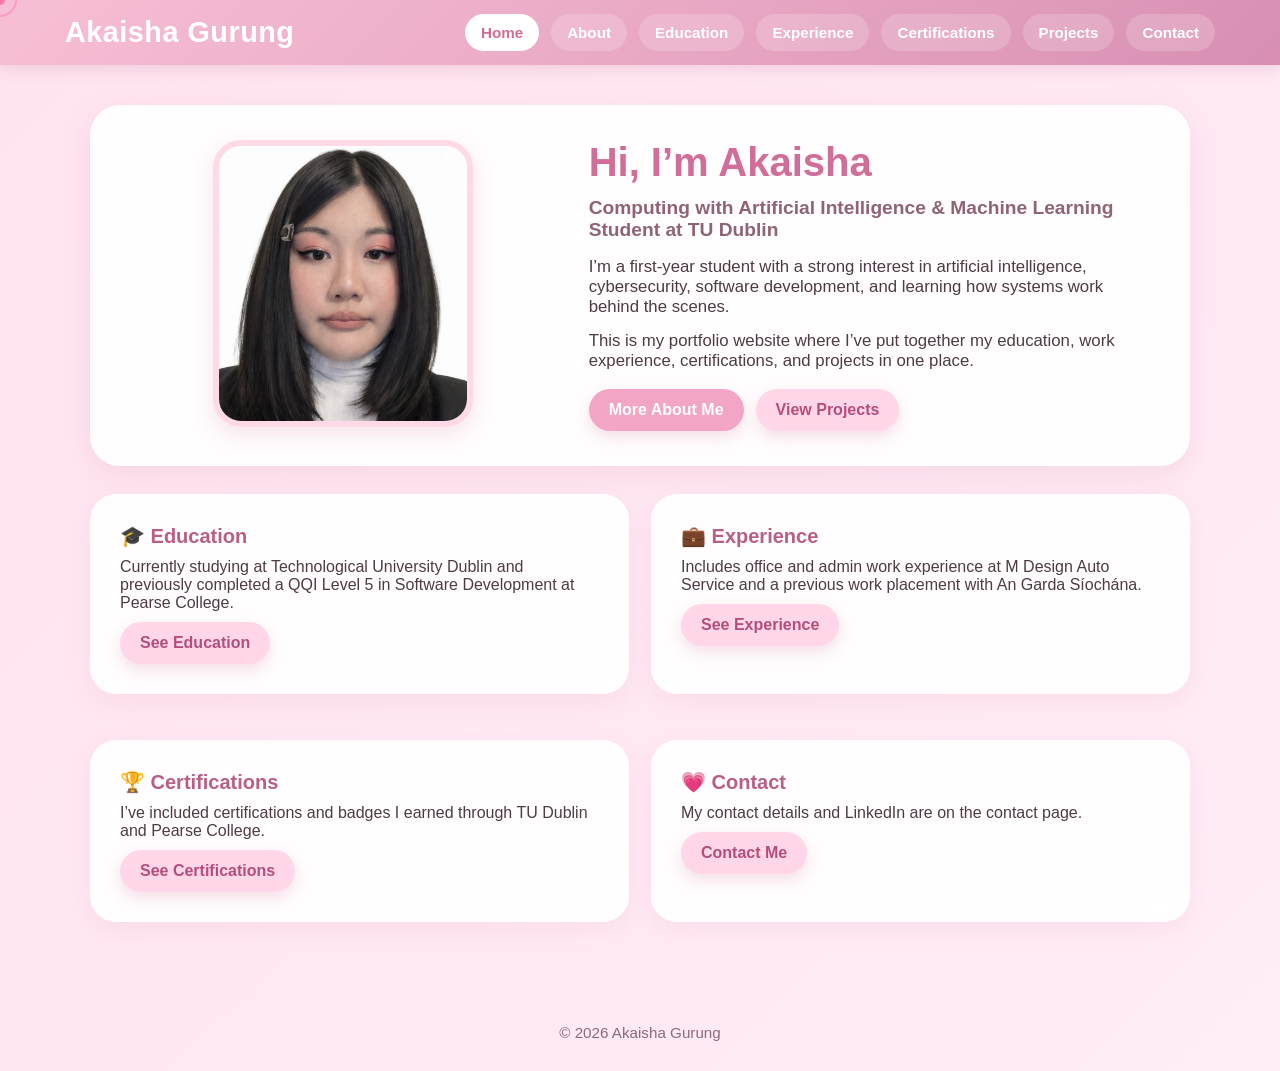
<file: index.html>
<!DOCTYPE html>
<html lang="en">
<head>
  <meta charset="UTF-8" />
  <meta name="viewport" content="width=device-width, initial-scale=1.0" />
  <title>Akaisha Gurung | Home</title>
  <link rel="stylesheet" href="style.css" />
</head>
<body>
  <header>
    <nav class="navbar">
      <div class="logo">Akaisha Gurung</div>
      <ul class="nav-links">
        <li><a class="active" href="index.html">Home</a></li>
        <li><a href="about.html">About</a></li>
        <li><a href="education.html">Education</a></li>
        <li><a href="experience.html">Experience</a></li>
        <li><a href="certifications.html">Certifications</a></li>
        <li><a href="projects.html">Projects</a></li>
        <li><a href="contact.html">Contact</a></li>
      </ul>
    </nav>
  </header>

  <main class="container">
    <section class="hero">
      <div class="profile-box">
        <img src="images/profile.jpg" alt="Photo of Akaisha Gurung" />
      </div>

      <div class="hero-text">
        <h1>Hi, I’m Akaisha</h1>
        <h2>Computing with Artificial Intelligence & Machine Learning Student at TU Dublin</h2>
        <p>
          I’m a first-year student with a strong interest in artificial intelligence,
          cybersecurity, software development, and learning how systems work behind the scenes.
        </p>
        <p>
          This is my portfolio website where I’ve put together my education,
          work experience, certifications, and projects in one place.
        </p>

        <div class="button-row">
          <a class="btn" href="about.html">More About Me</a>
          <a class="btn secondary" href="projects.html">View Projects</a>
        </div>
      </div>
    </section>

    <section class="soft-grid">
      <div class="card">
        <h3>🎓 Education</h3>
        <p>
          Currently studying at Technological University Dublin and previously completed
          a QQI Level 5 in Software Development at Pearse College.
        </p>
        <a class="btn secondary" href="education.html">See Education</a>
      </div>

      <div class="card">
        <h3>💼 Experience</h3>
        <p>
          Includes office and admin work experience at M Design Auto Service and a
          previous work placement with An Garda Síochána.
        </p>
        <a class="btn secondary" href="experience.html">See Experience</a>
      </div>

      <div class="card">
        <h3>🏆 Certifications</h3>
        <p>
          I’ve included certifications and badges I earned through TU Dublin and Pearse College.
        </p>
        <a class="btn secondary" href="certifications.html">See Certifications</a>
      </div>

      <div class="card">
        <h3>💗 Contact</h3>
        <p>
          My contact details and LinkedIn are on the contact page.
        </p>
        <a class="btn secondary" href="contact.html">Contact Me</a>
      </div>
    </section>
  </main>

  <footer>
    <p>© 2026 Akaisha Gurung</p>
  </footer>

<script>

document.addEventListener("DOMContentLoaded", () => {

const dot = document.createElement("div")
dot.className = "cursor-dot"

const ring = document.createElement("div")
ring.className = "cursor-ring"

document.body.appendChild(dot)
document.body.appendChild(ring)

let mouseX = 0
let mouseY = 0
let ringX = 0
let ringY = 0
let lastHeart = 0

window.addEventListener("mousemove", e => {

mouseX = e.clientX
mouseY = e.clientY

dot.style.left = mouseX + "px"
dot.style.top = mouseY + "px"

const now = Date.now()

if (window.innerWidth > 700 && now - lastHeart > 70) {

lastHeart = now

const heart = document.createElement("div")
heart.className = "heart"
heart.innerText = Math.random() > 0.5 ? "♡" : "♥"

heart.style.left = mouseX + "px"
heart.style.top = mouseY + "px"

heart.style.color = Math.random() > 0.5 ? "#ff8fbc" : "#f4a6c8"

document.body.appendChild(heart)

setTimeout(() => {
heart.remove()
}, 900)

}

})

function animateRing(){

ringX += (mouseX - ringX) * 0.18
ringY += (mouseY - ringY) * 0.18

ring.style.left = ringX + "px"
ring.style.top = ringY + "px"

requestAnimationFrame(animateRing)

}

animateRing()

})

</script>

</body>
</html>
</file>
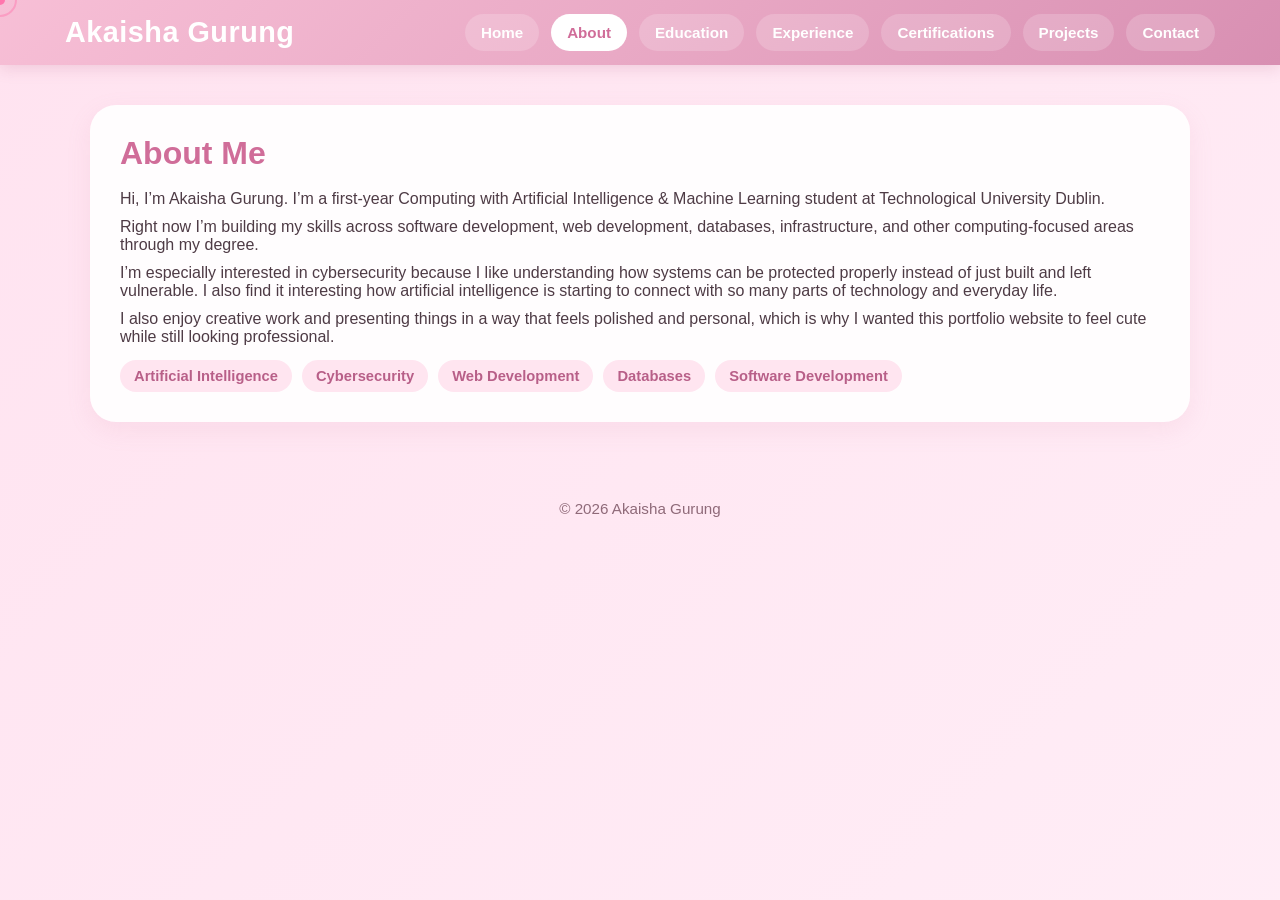
<file: about.html>
<!DOCTYPE html>
<html lang="en">
<head>
  <meta charset="UTF-8" />
  <meta name="viewport" content="width=device-width, initial-scale=1.0" />
  <title>Akaisha Gurung | About</title>
  <link rel="stylesheet" href="style.css" />
</head>
<body>
  <header>
    <nav class="navbar">
      <div class="logo">Akaisha Gurung</div>
      <ul class="nav-links">
        <li><a href="index.html">Home</a></li>
        <li><a class="active" href="about.html">About</a></li>
        <li><a href="education.html">Education</a></li>
        <li><a href="experience.html">Experience</a></li>
        <li><a href="certifications.html">Certifications</a></li>
        <li><a href="projects.html">Projects</a></li>
        <li><a href="contact.html">Contact</a></li>
      </ul>
    </nav>
  </header>

  <main class="container">
    <section class="section-card">
      <h2 class="section-title">About Me</h2>
      <p>
        Hi, I’m Akaisha Gurung. I’m a first-year Computing with Artificial Intelligence
        & Machine Learning student at Technological University Dublin.
      </p>
      <p>
        Right now I’m building my skills across software development, web development,
        databases, infrastructure, and other computing-focused areas through my degree.
      </p>
      <p>
        I’m especially interested in cybersecurity because I like understanding how
        systems can be protected properly instead of just built and left vulnerable.
        I also find it interesting how artificial intelligence is starting to connect
        with so many parts of technology and everyday life.
      </p>
      <p>
        I also enjoy creative work and presenting things in a way that feels polished
        and personal, which is why I wanted this portfolio website to feel cute while
        still looking professional.
      </p>

      <div class="tag-list">
        <span class="tag">Artificial Intelligence</span>
        <span class="tag">Cybersecurity</span>
        <span class="tag">Web Development</span>
        <span class="tag">Databases</span>
        <span class="tag">Software Development</span>
      </div>
    </section>
  </main>

  <footer>
    <p>© 2026 Akaisha Gurung</p>
  </footer>

<script>

document.addEventListener("DOMContentLoaded", () => {

const dot = document.createElement("div")
dot.className = "cursor-dot"

const ring = document.createElement("div")
ring.className = "cursor-ring"

document.body.appendChild(dot)
document.body.appendChild(ring)

let mouseX = 0
let mouseY = 0
let ringX = 0
let ringY = 0
let lastHeart = 0

window.addEventListener("mousemove", e => {

mouseX = e.clientX
mouseY = e.clientY

dot.style.left = mouseX + "px"
dot.style.top = mouseY + "px"

const now = Date.now()

if (window.innerWidth > 700 && now - lastHeart > 70) {

lastHeart = now

const heart = document.createElement("div")
heart.className = "heart"
heart.innerText = Math.random() > 0.5 ? "♡" : "♥"

heart.style.left = mouseX + "px"
heart.style.top = mouseY + "px"

heart.style.color = Math.random() > 0.5 ? "#ff8fbc" : "#f4a6c8"

document.body.appendChild(heart)

setTimeout(() => {
heart.remove()
}, 900)

}

})

function animateRing(){

ringX += (mouseX - ringX) * 0.18
ringY += (mouseY - ringY) * 0.18

ring.style.left = ringX + "px"
ring.style.top = ringY + "px"

requestAnimationFrame(animateRing)

}

animateRing()

})

</script>

</body>
</html>
</file>
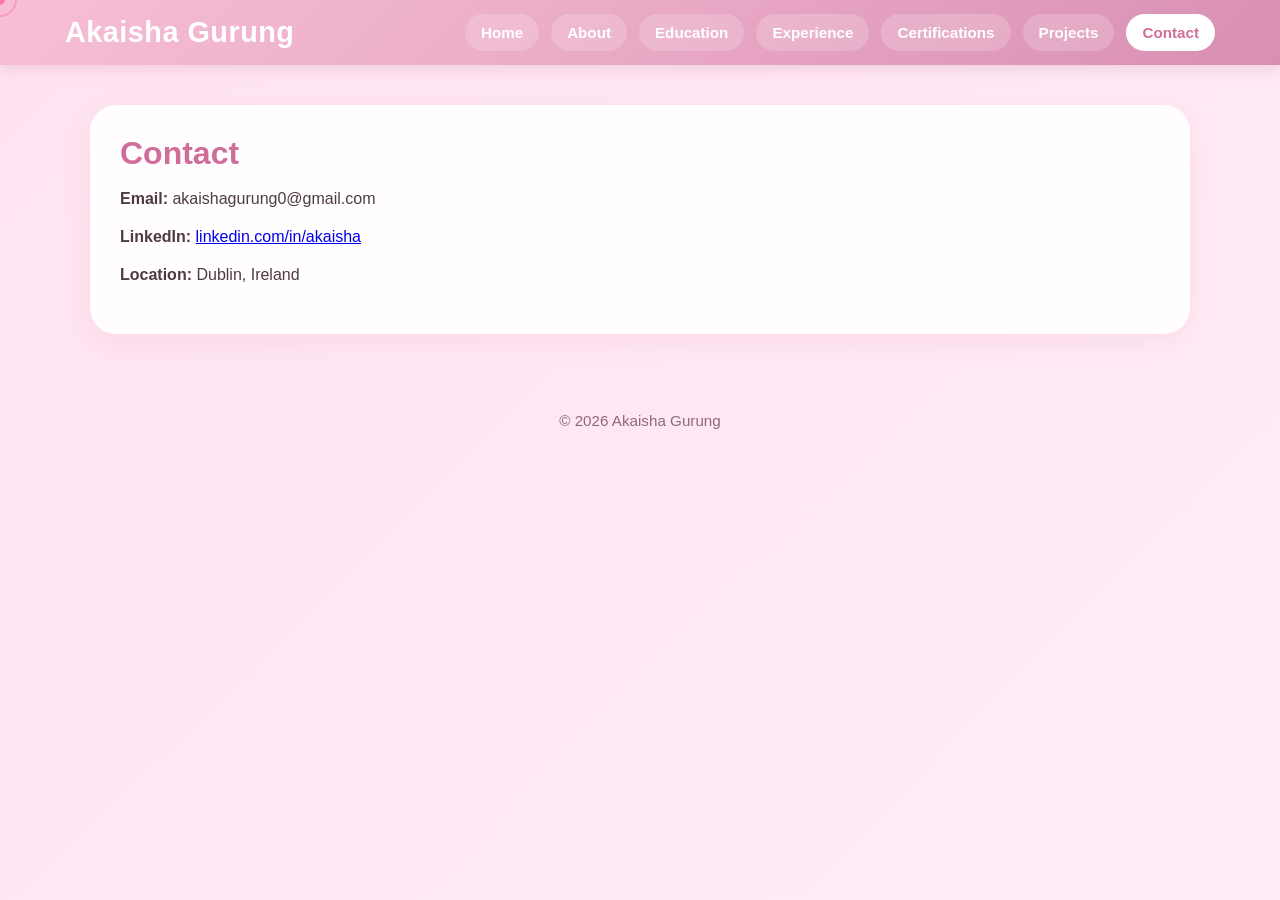
<file: contact.html>
<!DOCTYPE html>
<html lang="en">
<head>
  <meta charset="UTF-8" />
  <meta name="viewport" content="width=device-width, initial-scale=1.0" />
  <title>Akaisha Gurung | Contact</title>
  <link rel="stylesheet" href="style.css" />
</head>
<body>
  <header>
    <nav class="navbar">
      <div class="logo">Akaisha Gurung</div>
      <ul class="nav-links">
        <li><a href="index.html">Home</a></li>
        <li><a href="about.html">About</a></li>
        <li><a href="education.html">Education</a></li>
        <li><a href="experience.html">Experience</a></li>
        <li><a href="certifications.html">Certifications</a></li>
        <li><a href="projects.html">Projects</a></li>
        <li><a class="active" href="contact.html">Contact</a></li>
      </ul>
    </nav>
  </header>

  <main class="container">
    <section class="section-card">
      <h2 class="section-title">Contact</h2>

      <div class="icon-line">
        <p><strong>Email:</strong> akaishagurung0@gmail.com</p>
      </div>

      <div class="icon-line">
        <p>
          <strong>LinkedIn:</strong>
          <a href="https://www.linkedin.com/in/akaisha" target="_blank">linkedin.com/in/akaisha</a>
        </p>
      </div>

      <div class="icon-line">
        <p><strong>Location:</strong> Dublin, Ireland</p>
      </div>
    </section>
  </main>

  <footer>
    <p>© 2026 Akaisha Gurung</p>
  </footer>

<script>

document.addEventListener("DOMContentLoaded", () => {

const dot = document.createElement("div")
dot.className = "cursor-dot"

const ring = document.createElement("div")
ring.className = "cursor-ring"

document.body.appendChild(dot)
document.body.appendChild(ring)

let mouseX = 0
let mouseY = 0
let ringX = 0
let ringY = 0
let lastHeart = 0

window.addEventListener("mousemove", e => {

mouseX = e.clientX
mouseY = e.clientY

dot.style.left = mouseX + "px"
dot.style.top = mouseY + "px"

const now = Date.now()

if (window.innerWidth > 700 && now - lastHeart > 70) {

lastHeart = now

const heart = document.createElement("div")
heart.className = "heart"
heart.innerText = Math.random() > 0.5 ? "♡" : "♥"

heart.style.left = mouseX + "px"
heart.style.top = mouseY + "px"

heart.style.color = Math.random() > 0.5 ? "#ff8fbc" : "#f4a6c8"

document.body.appendChild(heart)

setTimeout(() => {
heart.remove()
}, 900)

}

})

function animateRing(){

ringX += (mouseX - ringX) * 0.18
ringY += (mouseY - ringY) * 0.18

ring.style.left = ringX + "px"
ring.style.top = ringY + "px"

requestAnimationFrame(animateRing)

}

animateRing()

})

</script>

</body>
</html>
</file>
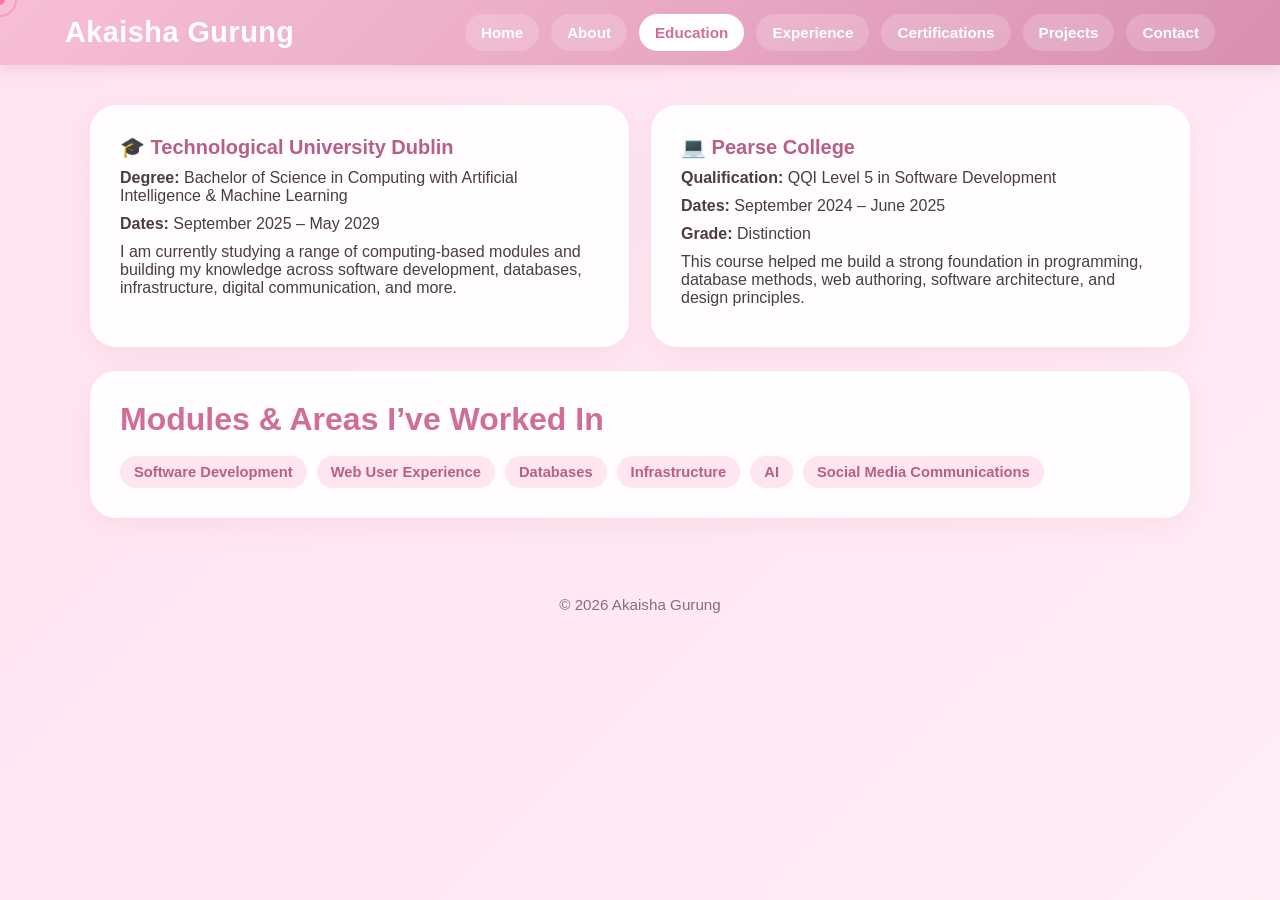
<file: education.html>
<!DOCTYPE html>
<html lang="en">
<head>
  <meta charset="UTF-8" />
  <meta name="viewport" content="width=device-width, initial-scale=1.0" />
  <title>Akaisha Gurung | Education</title>
  <link rel="stylesheet" href="style.css" />
</head>
<body>
  <header>
    <nav class="navbar">
      <div class="logo">Akaisha Gurung</div>
      <ul class="nav-links">
        <li><a href="index.html">Home</a></li>
        <li><a href="about.html">About</a></li>
        <li><a class="active" href="education.html">Education</a></li>
        <li><a href="experience.html">Experience</a></li>
        <li><a href="certifications.html">Certifications</a></li>
        <li><a href="projects.html">Projects</a></li>
        <li><a href="contact.html">Contact</a></li>
      </ul>
    </nav>
  </header>

  <main class="container">
    <section class="soft-grid">
      <div class="card">
        <h3>🎓 Technological University Dublin</h3>
        <p><strong>Degree:</strong> Bachelor of Science in Computing with Artificial Intelligence & Machine Learning</p>
        <p><strong>Dates:</strong> September 2025 – May 2029</p>
        <p>
          I am currently studying a range of computing-based modules and building my
          knowledge across software development, databases, infrastructure, digital
          communication, and more.
        </p>
      </div>

      <div class="card">
        <h3>💻 Pearse College</h3>
        <p><strong>Qualification:</strong> QQI Level 5 in Software Development</p>
        <p><strong>Dates:</strong> September 2024 – June 2025</p>
        <p><strong>Grade:</strong> Distinction</p>
        <p>
          This course helped me build a strong foundation in programming, database methods,
          web authoring, software architecture, and design principles.
        </p>
      </div>
    </section>

    <section class="section-card">
      <h2 class="section-title">Modules & Areas I’ve Worked In</h2>
      <div class="tag-list">
        <span class="tag">Software Development</span>
        <span class="tag">Web User Experience</span>
        <span class="tag">Databases</span>
        <span class="tag">Infrastructure</span>
        <span class="tag">AI</span>
        <span class="tag">Social Media Communications</span>
      </div>
    </section>
  </main>

  <footer>
    <p>© 2026 Akaisha Gurung</p>
  </footer>

<script>

document.addEventListener("DOMContentLoaded", () => {

const dot = document.createElement("div")
dot.className = "cursor-dot"

const ring = document.createElement("div")
ring.className = "cursor-ring"

document.body.appendChild(dot)
document.body.appendChild(ring)

let mouseX = 0
let mouseY = 0
let ringX = 0
let ringY = 0
let lastHeart = 0

window.addEventListener("mousemove", e => {

mouseX = e.clientX
mouseY = e.clientY

dot.style.left = mouseX + "px"
dot.style.top = mouseY + "px"

const now = Date.now()

if (window.innerWidth > 700 && now - lastHeart > 70) {

lastHeart = now

const heart = document.createElement("div")
heart.className = "heart"
heart.innerText = Math.random() > 0.5 ? "♡" : "♥"

heart.style.left = mouseX + "px"
heart.style.top = mouseY + "px"

heart.style.color = Math.random() > 0.5 ? "#ff8fbc" : "#f4a6c8"

document.body.appendChild(heart)

setTimeout(() => {
heart.remove()
}, 900)

}

})

function animateRing(){

ringX += (mouseX - ringX) * 0.18
ringY += (mouseY - ringY) * 0.18

ring.style.left = ringX + "px"
ring.style.top = ringY + "px"

requestAnimationFrame(animateRing)

}

animateRing()

})

</script>

</body>
</html>
</file>
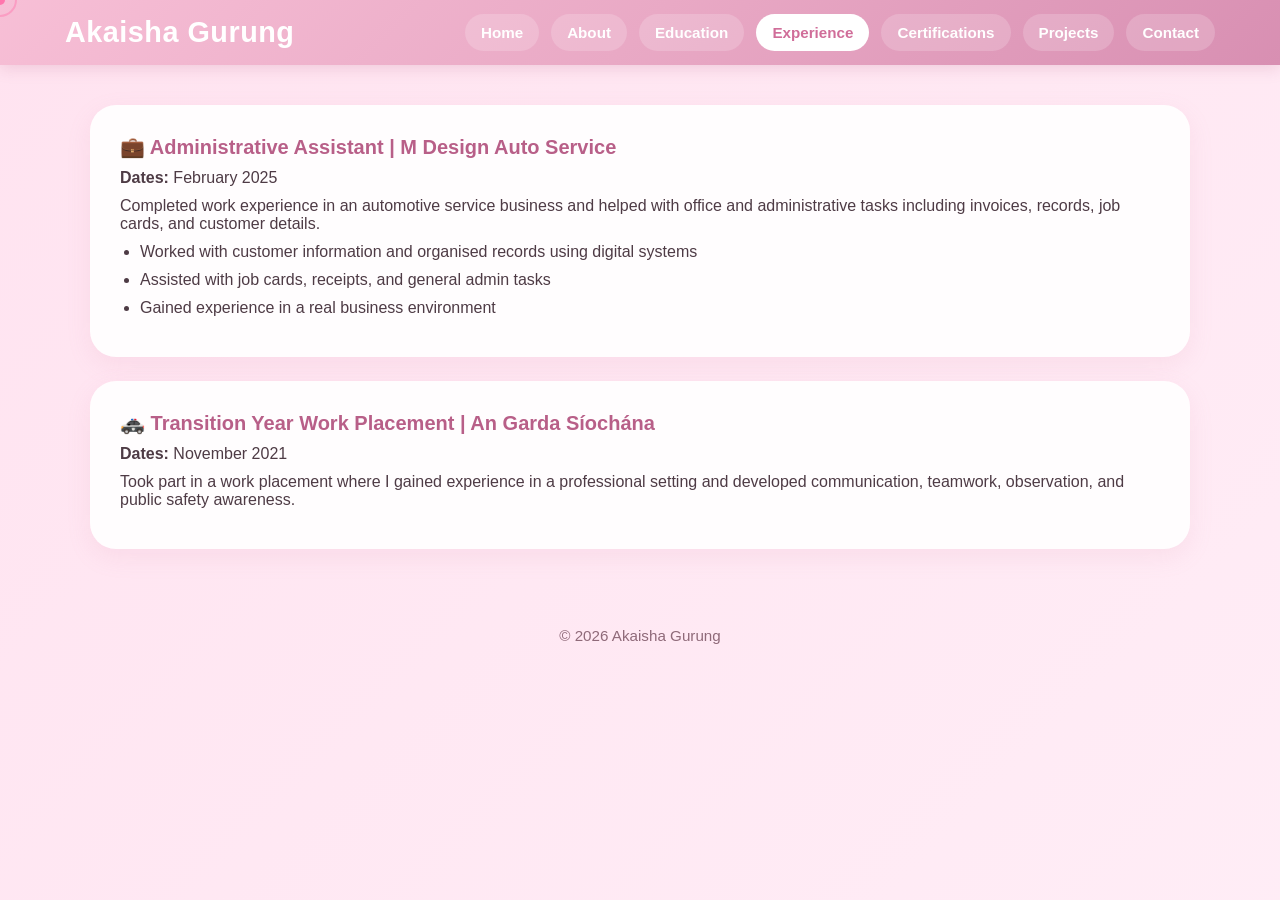
<file: experience.html>
<!DOCTYPE html>
<html lang="en">
<head>
  <meta charset="UTF-8" />
  <meta name="viewport" content="width=device-width, initial-scale=1.0" />
  <title>Akaisha Gurung | Experience</title>
  <link rel="stylesheet" href="style.css" />
</head>
<body>
  <header>
    <nav class="navbar">
      <div class="logo">Akaisha Gurung</div>
      <ul class="nav-links">
        <li><a href="index.html">Home</a></li>
        <li><a href="about.html">About</a></li>
        <li><a href="education.html">Education</a></li>
        <li><a class="active" href="experience.html">Experience</a></li>
        <li><a href="certifications.html">Certifications</a></li>
        <li><a href="projects.html">Projects</a></li>
        <li><a href="contact.html">Contact</a></li>
      </ul>
    </nav>
  </header>

  <main class="container">
    <div class="card">
      <h3>💼 Administrative Assistant | M Design Auto Service</h3>
      <p><strong>Dates:</strong> February 2025</p>
      <p>
        Completed work experience in an automotive service business and helped with
        office and administrative tasks including invoices, records, job cards, and
        customer details.
      </p>
      <ul class="pretty-list">
        <li>Worked with customer information and organised records using digital systems</li>
        <li>Assisted with job cards, receipts, and general admin tasks</li>
        <li>Gained experience in a real business environment</li>
      </ul>
    </div>

    <div class="card">
      <h3>🚓 Transition Year Work Placement | An Garda Síochána</h3>
      <p><strong>Dates:</strong> November 2021</p>
      <p>
        Took part in a work placement where I gained experience in a professional setting
        and developed communication, teamwork, observation, and public safety awareness.
      </p>
    </div>
  </main>

  <footer>
    <p>© 2026 Akaisha Gurung</p>
  </footer>

<script>

document.addEventListener("DOMContentLoaded", () => {

const dot = document.createElement("div")
dot.className = "cursor-dot"

const ring = document.createElement("div")
ring.className = "cursor-ring"

document.body.appendChild(dot)
document.body.appendChild(ring)

let mouseX = 0
let mouseY = 0
let ringX = 0
let ringY = 0
let lastHeart = 0

window.addEventListener("mousemove", e => {

mouseX = e.clientX
mouseY = e.clientY

dot.style.left = mouseX + "px"
dot.style.top = mouseY + "px"

const now = Date.now()

if (window.innerWidth > 700 && now - lastHeart > 70) {

lastHeart = now

const heart = document.createElement("div")
heart.className = "heart"
heart.innerText = Math.random() > 0.5 ? "♡" : "♥"

heart.style.left = mouseX + "px"
heart.style.top = mouseY + "px"

heart.style.color = Math.random() > 0.5 ? "#ff8fbc" : "#f4a6c8"

document.body.appendChild(heart)

setTimeout(() => {
heart.remove()
}, 900)

}

})

function animateRing(){

ringX += (mouseX - ringX) * 0.18
ringY += (mouseY - ringY) * 0.18

ring.style.left = ringX + "px"
ring.style.top = ringY + "px"

requestAnimationFrame(animateRing)

}

animateRing()

})

</script>

</body>
</html>
</file>
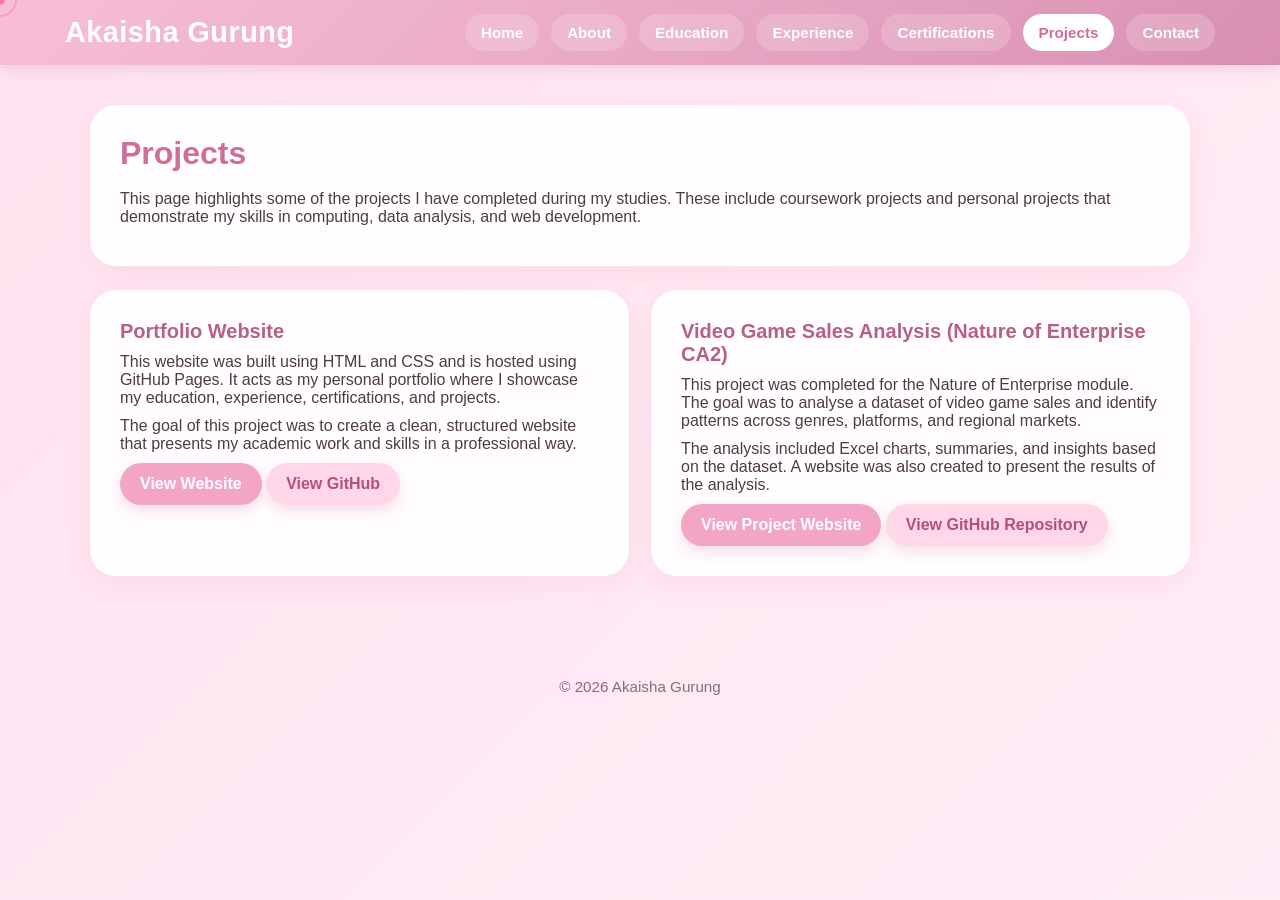
<file: projects.html>
<!DOCTYPE html>
<html lang="en">

<head>
<meta charset="UTF-8">
<meta name="viewport" content="width=device-width, initial-scale=1.0">
<title>Projects | Akaisha Gurung</title>
<link rel="stylesheet" href="style.css">
</head>

<body>

<header>
<nav class="navbar">

<div class="logo">Akaisha Gurung</div>

<ul class="nav-links">
<li><a href="index.html">Home</a></li>
<li><a href="about.html">About</a></li>
<li><a href="education.html">Education</a></li>
<li><a href="experience.html">Experience</a></li>
<li><a href="certifications.html">Certifications</a></li>
<li><a class="active" href="projects.html">Projects</a></li>
<li><a href="contact.html">Contact</a></li>
</ul>

</nav>
</header>


<main class="container">

<section class="section-card">

<h2 class="section-title">Projects</h2>

<p>
This page highlights some of the projects I have completed during my studies.
These include coursework projects and personal projects that demonstrate my
skills in computing, data analysis, and web development.
</p>

</section>


<section class="soft-grid">

<div class="card">

<h3>Portfolio Website</h3>

<p>
This website was built using HTML and CSS and is hosted using GitHub Pages.
It acts as my personal portfolio where I showcase my education, experience,
certifications, and projects.
</p>

<p>
The goal of this project was to create a clean, structured website that
presents my academic work and skills in a professional way.
</p>

<a class="btn"
href="https://akaishanox.github.io/akaisha-portfolio/"
target="_blank">
View Website
</a>

<a class="btn secondary"
href="https://github.com/Akaishanox/akaisha-portfolio"
target="_blank">
View GitHub
</a>

</div>



<div class="card">

<h3>Video Game Sales Analysis (Nature of Enterprise CA2)</h3>

<p>
This project was completed for the Nature of Enterprise module.
The goal was to analyse a dataset of video game sales and identify
patterns across genres, platforms, and regional markets.
</p>

<p>
The analysis included Excel charts, summaries, and insights
based on the dataset. A website was also created to present
the results of the analysis.
</p>

<a class="btn"
href="https://akaishanox.github.io/Nature-Of-Enterprise-CA2/"
target="_blank">
View Project Website
</a>

<a class="btn secondary"
href="https://github.com/Akaishanox/Nature-Of-Enterprise-CA2"
target="_blank">
View GitHub Repository
</a>

</div>

</section>

</main>


<footer>
<p>© 2026 Akaisha Gurung</p>
</footer>

<script>

document.addEventListener("DOMContentLoaded", () => {

const dot = document.createElement("div")
dot.className = "cursor-dot"

const ring = document.createElement("div")
ring.className = "cursor-ring"

document.body.appendChild(dot)
document.body.appendChild(ring)

let mouseX = 0
let mouseY = 0
let ringX = 0
let ringY = 0
let lastHeart = 0

window.addEventListener("mousemove", e => {

mouseX = e.clientX
mouseY = e.clientY

dot.style.left = mouseX + "px"
dot.style.top = mouseY + "px"

const now = Date.now()

if (window.innerWidth > 700 && now - lastHeart > 70) {

lastHeart = now

const heart = document.createElement("div")
heart.className = "heart"
heart.innerText = Math.random() > 0.5 ? "♡" : "♥"

heart.style.left = mouseX + "px"
heart.style.top = mouseY + "px"

heart.style.color = Math.random() > 0.5 ? "#ff8fbc" : "#f4a6c8"

document.body.appendChild(heart)

setTimeout(() => {
heart.remove()
}, 900)

}

})

function animateRing(){

ringX += (mouseX - ringX) * 0.18
ringY += (mouseY - ringY) * 0.18

ring.style.left = ringX + "px"
ring.style.top = ringY + "px"

requestAnimationFrame(animateRing)

}

animateRing()

})

</script>

</body>
</html>
</file>
<file: style.css>
* {
  margin: 0;
  padding: 0;
  box-sizing: border-box;
  font-family: Arial, Helvetica, sans-serif;
}

html {
  scroll-behavior: smooth;
}

body {
  background: linear-gradient(-45deg, #fff6fb, #ffeaf4, #fff0f8, #ffe3f0);
  background-size: 400% 400%;
  animation: dreamyBg 14s ease infinite;
  color: #4e3b45;
  min-height: 100vh;
}

@keyframes dreamyBg {
  0% { background-position: 0% 50%; }
  50% { background-position: 100% 50%; }
  100% { background-position: 0% 50%; }
}

header {
  background: linear-gradient(135deg, #f7bfd6, #e9a9c5, #d88fb2);
  padding: 16px 0;
  position: sticky;
  top: 0;
  z-index: 1000;
  box-shadow: 0 4px 14px rgba(175, 88, 128, 0.18);
  backdrop-filter: blur(8px);
}

.navbar {
  width: 92%;
  max-width: 1150px;
  margin: auto;
  display: flex;
  justify-content: space-between;
  align-items: center;
  gap: 20px;
  flex-wrap: wrap;
}

.logo {
  font-size: 1.8rem;
  font-weight: 700;
  color: white;
  letter-spacing: 0.5px;
}

.nav-links {
  list-style: none;
  display: flex;
  gap: 12px;
  flex-wrap: wrap;
}

.nav-links a {
  text-decoration: none;
  color: white;
  font-weight: 700;
  background: rgba(255, 255, 255, 0.18);
  padding: 10px 16px;
  border-radius: 999px;
  transition: 0.25s ease;
  font-size: 0.95rem;
}

.nav-links a:hover,
.nav-links a.active {
  background: white;
  color: #d06d99;
}

.container {
  width: 92%;
  max-width: 1100px;
  margin: 40px auto 60px;
}

.hero {
  display: grid;
  grid-template-columns: 1fr 1.3fr;
  gap: 28px;
  align-items: center;
  background: rgba(255, 255, 255, 0.9);
  border-radius: 30px;
  padding: 35px;
  box-shadow: 0 10px 28px rgba(209, 124, 160, 0.15);
  margin-bottom: 28px;
  backdrop-filter: blur(10px);
  animation: fadeUp 0.6s ease;
}

.profile-box {
  text-align: center;
}

.profile-box img {
  width: 260px;
  max-width: 100%;
  border-radius: 28px;
  object-fit: cover;
  border: 6px solid #ffd9e8;
  box-shadow: 0 8px 20px rgba(211, 118, 156, 0.18);
}

.hero-text h1 {
  font-size: 2.5rem;
  color: #d06d99;
  margin-bottom: 12px;
}

.hero-text h2 {
  font-size: 1.2rem;
  color: #8f6476;
  margin-bottom: 16px;
  font-weight: 700;
}

.hero-text p {
  margin-bottom: 14px;
  font-size: 1.05rem;
}

.button-row {
  display: flex;
  flex-wrap: wrap;
  gap: 12px;
  margin-top: 18px;
}

.btn {
  display: inline-block;
  background: #f3a5c5;
  color: white;
  text-decoration: none;
  padding: 12px 20px;
  border-radius: 999px;
  font-weight: 700;
  transition: 0.25s ease;
  box-shadow: 0 6px 14px rgba(211, 118, 156, 0.22);
}

.btn:hover {
  background: #d8749f;
  transform: translateY(-2px);
}

.btn.secondary {
  background: #ffd7e8;
  color: #b44f7d;
}

.section-card,
.card,
.image-card {
  background: rgba(255, 255, 255, 0.9);
  border-radius: 26px;
  padding: 30px;
  box-shadow: 0 8px 24px rgba(210, 133, 167, 0.12);
  margin-bottom: 24px;
  backdrop-filter: blur(10px);
  transition: transform 0.25s ease, box-shadow 0.25s ease;
  animation: fadeUp 0.6s ease;
}

.section-card:hover,
.card:hover,
.image-card:hover {
  transform: translateY(-4px);
  box-shadow: 0 12px 28px rgba(210, 133, 167, 0.18);
}

.section-title {
  color: #d06d99;
  font-size: 2rem;
  margin-bottom: 18px;
}

.soft-grid {
  display: grid;
  grid-template-columns: repeat(2, 1fr);
  gap: 22px;
}

.card h3,
.image-card h3 {
  color: #b85f88;
  margin-bottom: 10px;
  font-size: 1.25rem;
}

.card p,
.section-card p,
.image-card p {
  margin-bottom: 10px;
}

.tag-list {
  display: flex;
  flex-wrap: wrap;
  gap: 10px;
  margin-top: 14px;
}

.tag {
  background: #ffe5f0;
  color: #b85f88;
  padding: 8px 14px;
  border-radius: 999px;
  font-size: 0.92rem;
  font-weight: 700;
}

.icon-line {
  display: flex;
  align-items: center;
  gap: 10px;
  margin-bottom: 10px;
  flex-wrap: wrap;
}

.pretty-list {
  padding-left: 20px;
  margin-top: 10px;
}

.pretty-list li {
  margin-bottom: 10px;
}

.highlight-box {
  background: #fff0f6;
  border: 2px dashed #f0b1ca;
  padding: 18px;
  border-radius: 20px;
  margin-top: 16px;
}

.image-card img {
  width: 100%;
  height: 280px;
  object-fit: contain;
  background: #fffafc;
  border-radius: 20px;
  border: 4px solid #ffe1ed;
  padding: 12px;
  margin-top: 14px;
  transition: transform 0.25s ease;
}

.image-card img:hover {
  transform: scale(1.015);
}

.single-cert {
  max-width: 760px;
  margin: 30px auto 24px;
}

.single-cert img {
  height: 620px;
}

footer {
  text-align: center;
  color: #8f6a79;
  padding: 18px 10px 30px;
  font-size: 0.95rem;
}

footer a {
  color: #b85f88;
  text-decoration: none;
  font-weight: 700;
}

footer a:hover {
  text-decoration: underline;
}

@keyframes fadeUp {
  from {
    opacity: 0;
    transform: translateY(12px);
  }
  to {
    opacity: 1;
    transform: translateY(0);
  }
}

.modal {
  display: none;
  position: fixed;
  z-index: 2000;
  inset: 0;
  background: rgba(40, 18, 28, 0.82);
  justify-content: center;
  align-items: center;
  padding: 20px;
}

.modal img {
  max-width: 90%;
  max-height: 90vh;
  border-radius: 20px;
  background: white;
  padding: 12px;
  box-shadow: 0 10px 30px rgba(0, 0, 0, 0.3);
}

.modal.show {
  display: flex;
}

@media (max-width: 850px) {
  .hero {
    grid-template-columns: 1fr;
    text-align: center;
  }

  .button-row {
    justify-content: center;
  }

  .soft-grid {
    grid-template-columns: 1fr;
  }

  .hero-text h1 {
    font-size: 2rem;
  }

  .section-title {
    font-size: 1.7rem;
  }

  .single-cert img {
    height: 460px;
  }
}

@media (max-width: 520px) {
  .nav-links {
    justify-content: center;
  }

  .nav-links a {
    font-size: 0.88rem;
    padding: 9px 13px;
  }

  .hero,
  .section-card,
  .card,
  .image-card {
    padding: 22px;
  }

  .hero-text h1 {
    font-size: 1.7rem;
  }

  .image-card img {
    height: 240px;
  }

  .single-cert img {
    height: 360px;
  }
}

body{
cursor:none;
}

.cursor-dot,
.cursor-ring{
position:fixed;
top:0;
left:0;
pointer-events:none;
z-index:3000;
transform:translate(-50%,-50%);
border-radius:50%;
}

.cursor-dot{
width:10px;
height:10px;
background:#ff76ad;
}

.cursor-ring{
width:34px;
height:34px;
border:2px solid rgba(255,118,173,0.45);
}

.heart{
position:fixed;
pointer-events:none;
z-index:2999;
font-size:14px;
animation:floatHeart 900ms ease-out forwards;
}

@keyframes floatHeart{
0%{
opacity:1;
transform:translate(-50%,-50%) scale(1);
}
100%{
opacity:0;
transform:translate(-50%,-90px) scale(1.5) rotate(12deg);
}
}

@media(max-width:700px){

body{
cursor:none;
}

a,
button,
.btn,
.nav-links a,
img,
.zoomable {
  cursor: none !important;
}
}
</file>
